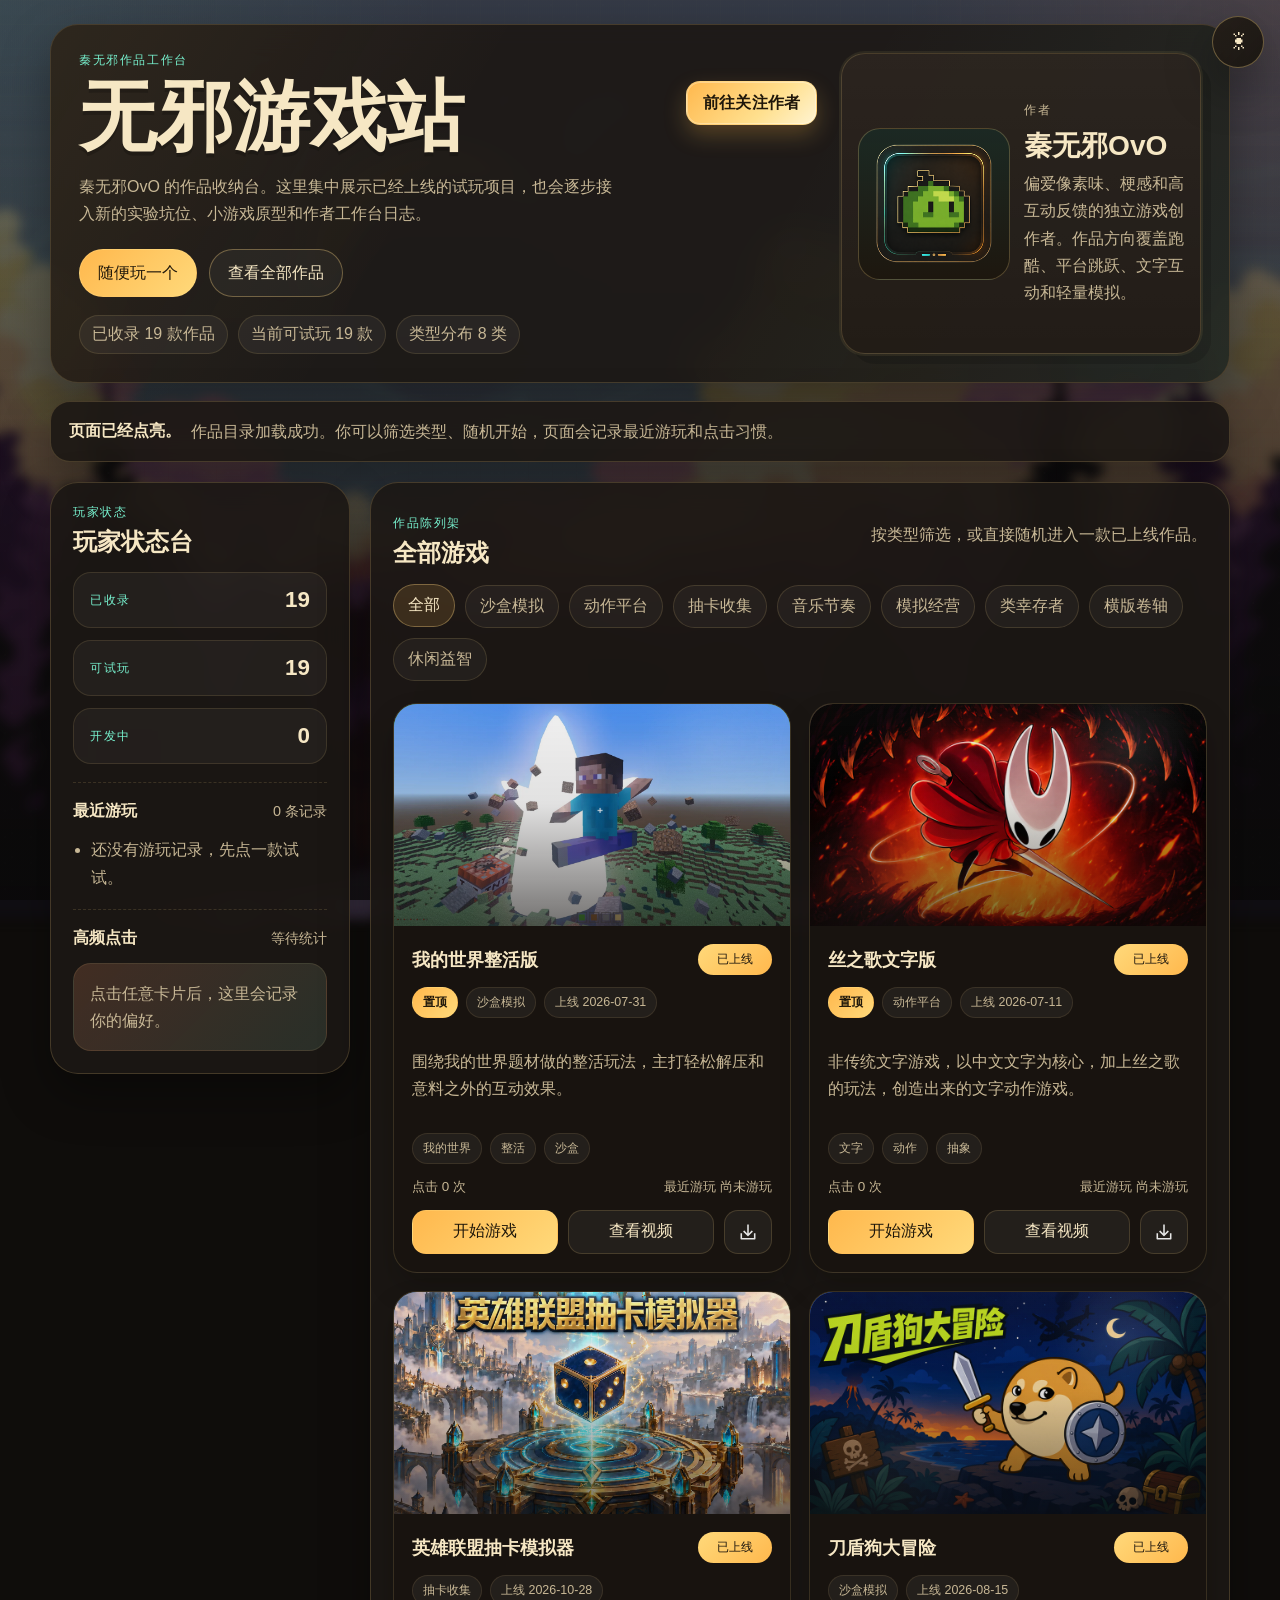
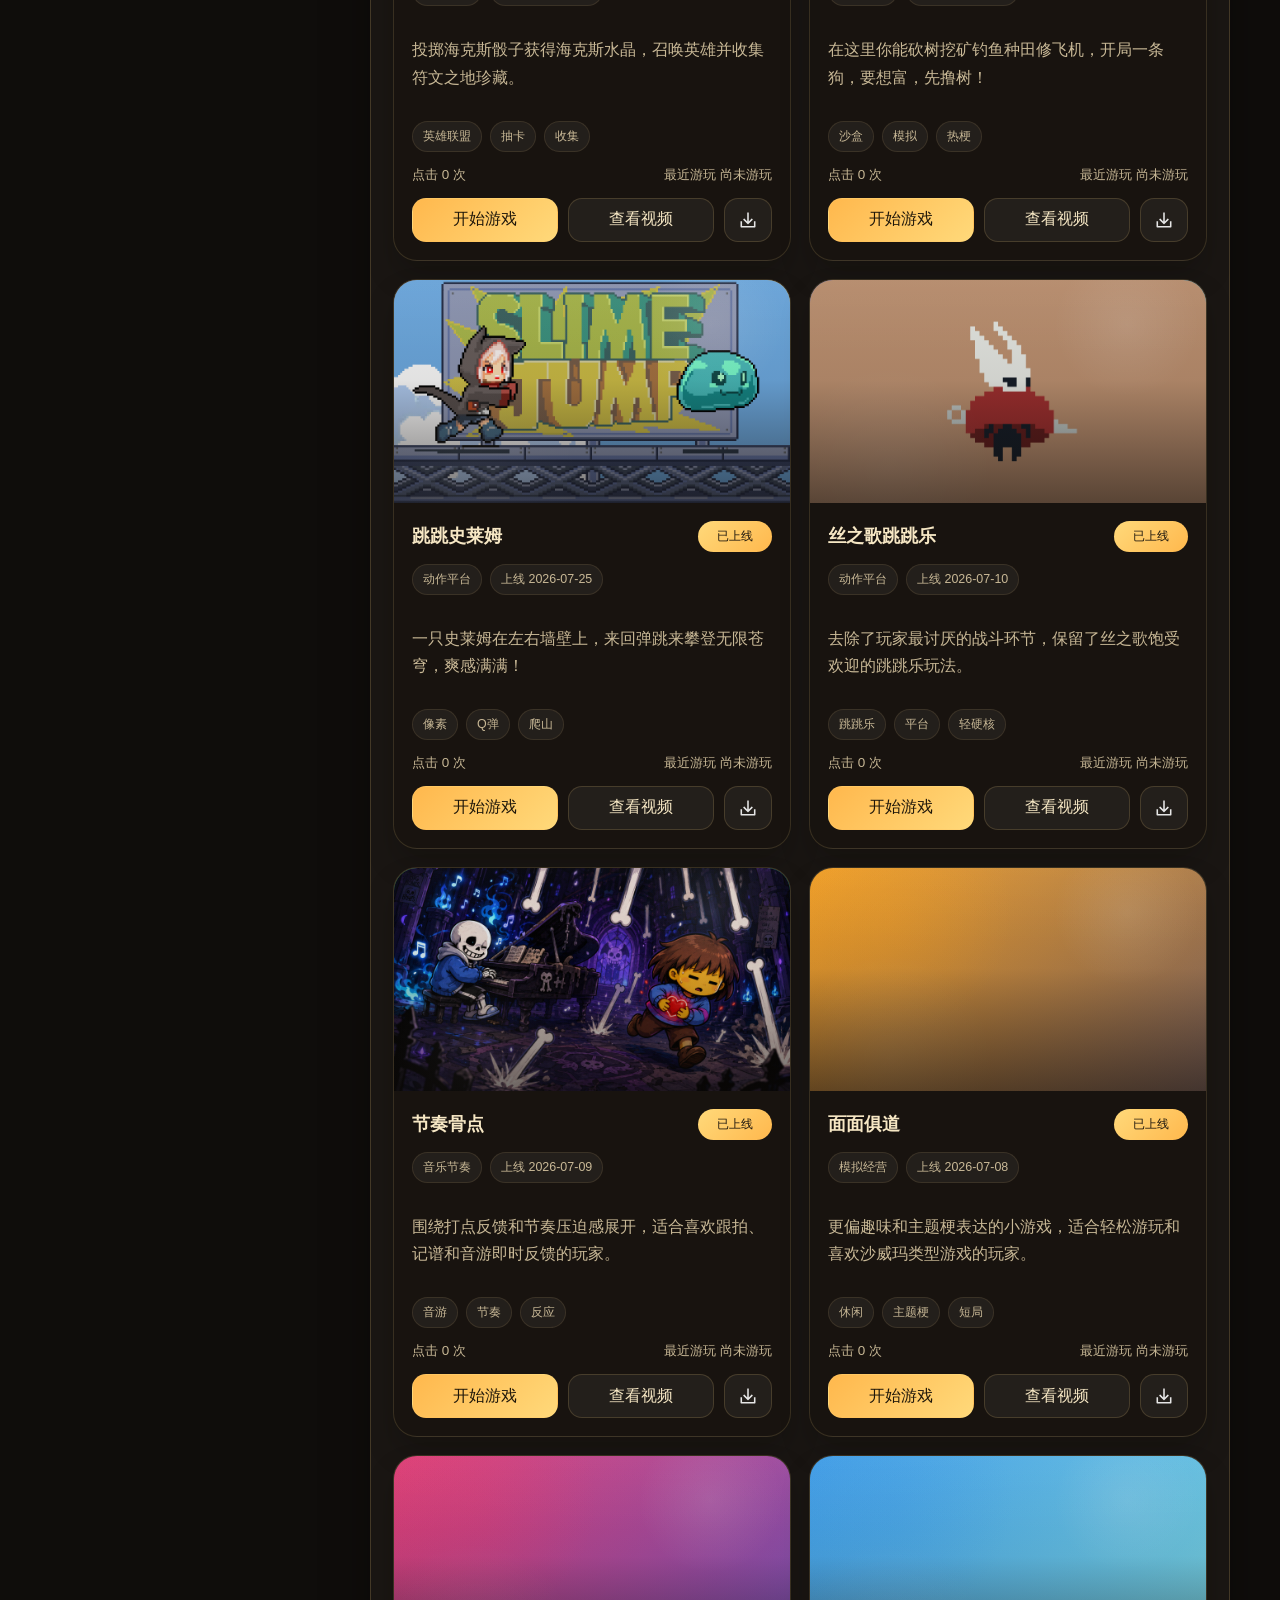
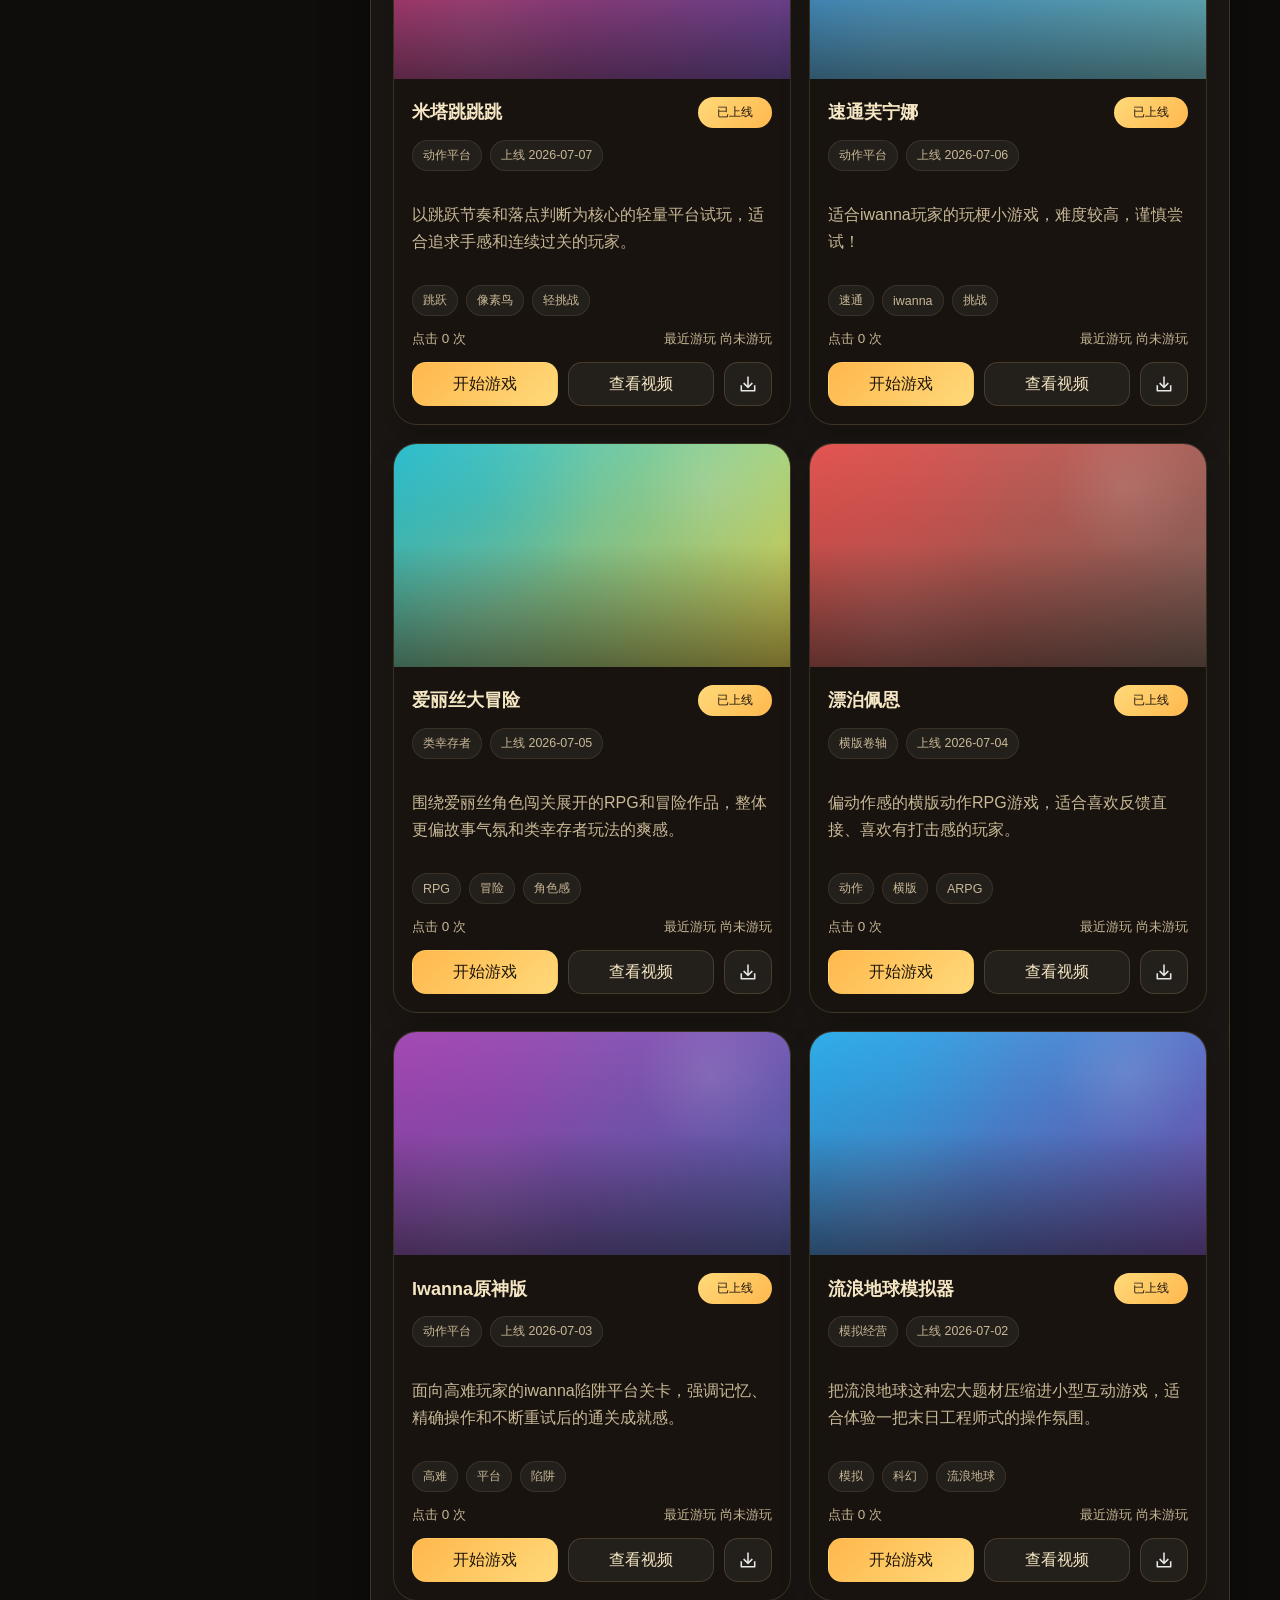
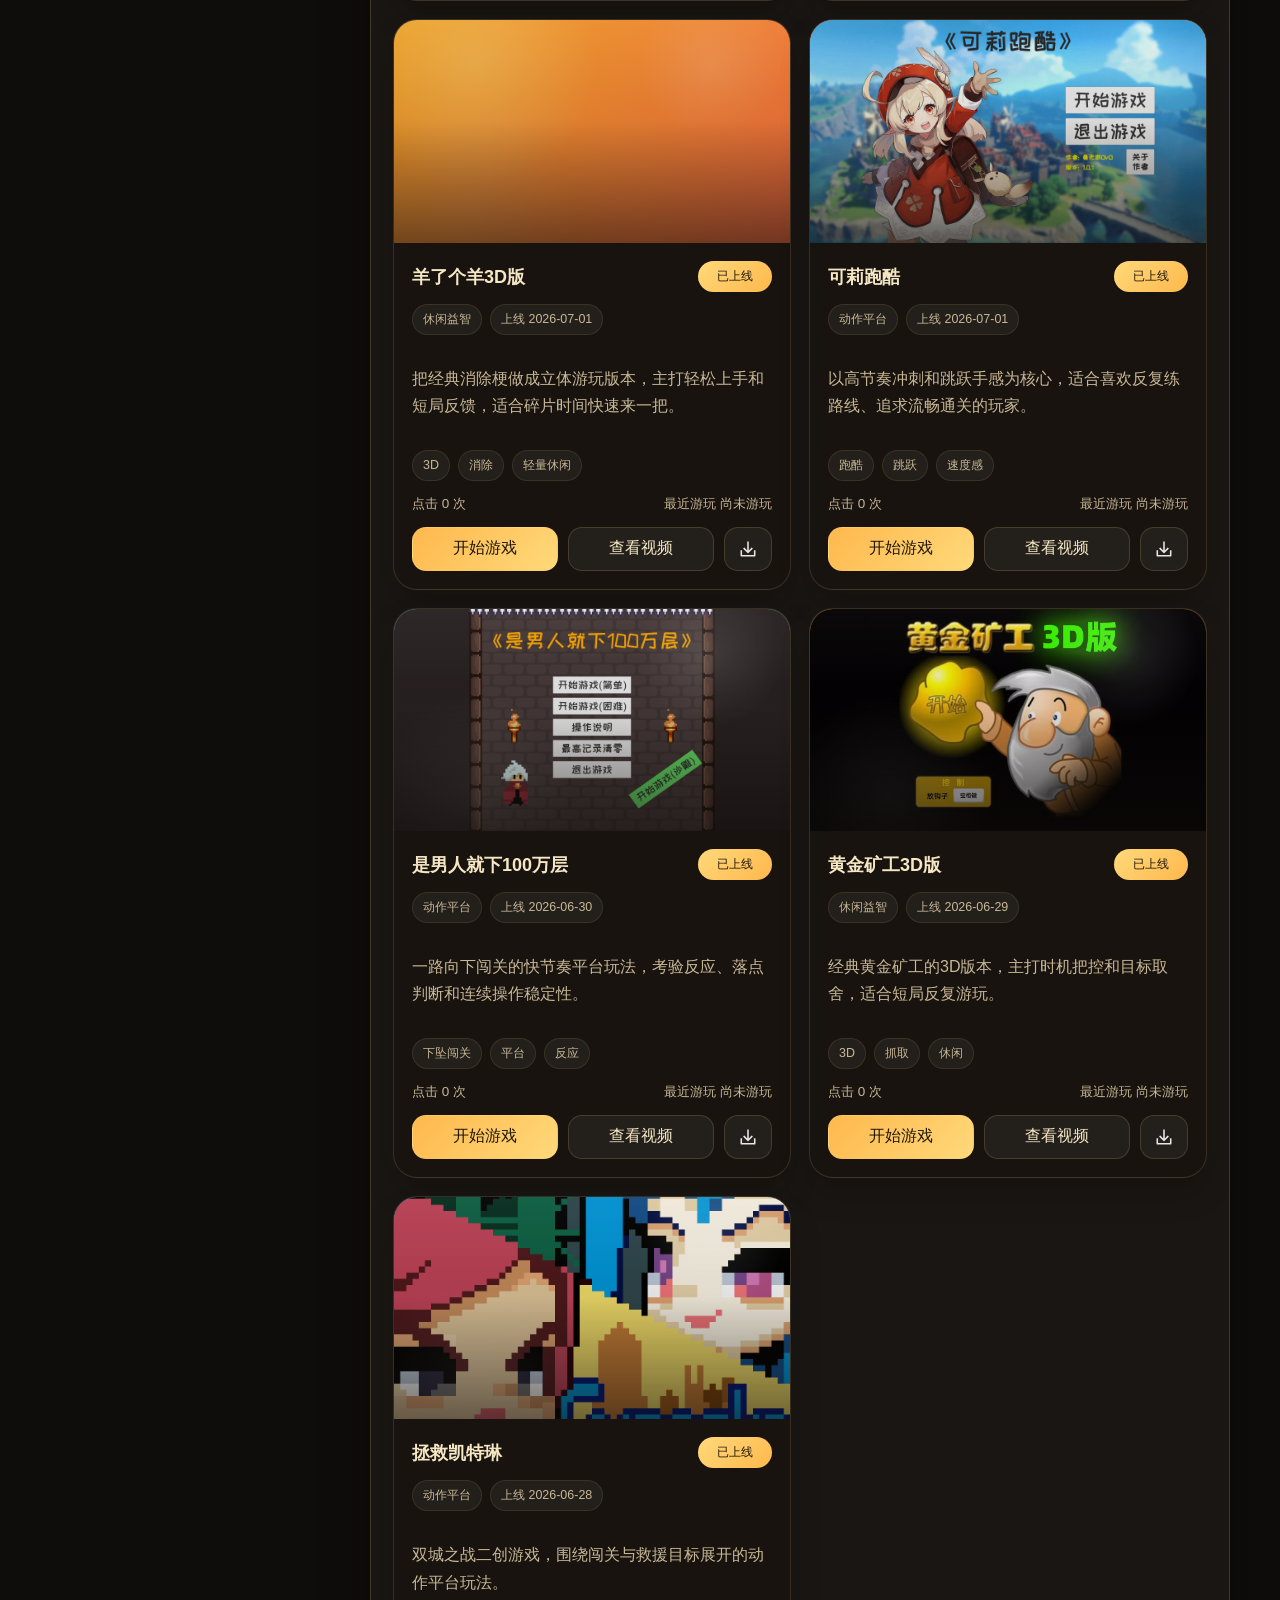
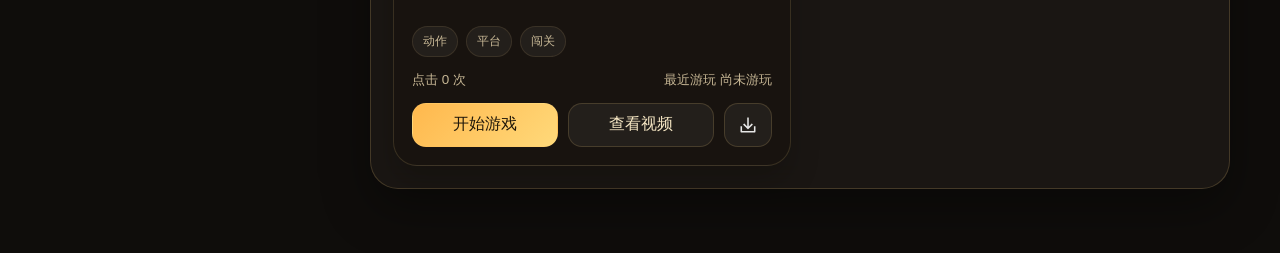
<file: Builds/WuxieGameHub_TOY/index.html>
<!DOCTYPE html>
<html lang="zh-CN">
<head>
  <meta charset="utf-8">
  <meta name="viewport" content="width=device-width, initial-scale=1">
  <meta name="description" content="无邪游戏站：秦无邪OvO 的独立游戏聚合页，集中展示已上线试玩作品。">
  <meta name="theme-color" content="#1b1a17">
  <title>无邪游戏站</title>
  <script>
    (function () {
      var storageKey = "wuxie-game-hub:theme";
      var theme = "dark";

      try {
        var raw = window.localStorage.getItem(storageKey);
        if (raw === "light" || raw === "dark") {
          theme = raw;
        } else if (raw) {
          var parsed = JSON.parse(raw);
          if (parsed === "light" || parsed === "dark") {
            theme = parsed;
          }
        }
      } catch (error) {
        theme = "dark";
      }

      document.documentElement.setAttribute("data-theme", theme);
      var metaThemeColor = document.querySelector('meta[name="theme-color"]');
      if (metaThemeColor) {
        metaThemeColor.setAttribute("content", theme === "light" ? "#efe9dc" : "#1b1a17");
      }
    })();
  </script>
  <link rel="icon" type="image/png" href="./assets/LOGO.png">
  <link rel="stylesheet" href="./css/style.css?v=096e90d">
  <script src="//s1.hdslb.com/bfs/seed/toy/app/sdk/toy-sdk.js" defer></script>
</head>
<body>
  <div class="page-noise" aria-hidden="true"></div>
  <div class="page-grid" aria-hidden="true"></div>
  <button
    class="theme-toggle"
    id="theme-toggle"
    type="button"
    aria-label="切换到亮色主题"
    aria-pressed="false"
    title="切换到亮色主题"
  >
    <span class="theme-toggle__icon" aria-hidden="true">☀</span>
  </button>
  <button
    class="back-top"
    id="back-top"
    type="button"
    aria-label="回到顶部"
    aria-hidden="true"
    title="回到顶部"
  >
    <span class="back-top__icon" aria-hidden="true">↑</span>
  </button>

  <main class="page-shell">
    <header class="hero panel">
      <div class="hero-copy">
        <div class="hero-headline-row">
          <div class="hero-title-group">
            <p class="eyebrow">秦无邪作品工作台</p>
            <h1>无邪游戏站</h1>
          </div>
          <button
            class="follow-up-button"
            type="button"
            data-action="open-space"
            data-space-mid="335835274"
            aria-label="关注秦无邪OvO并打开B站主页"
          >
            前往关注作者
          </button>
        </div>
        <p class="hero-lead">
          秦无邪OvO 的作品收纳台。这里集中展示已经上线的试玩项目，也会逐步接入新的实验坑位、小游戏原型和作者工作台日志。
        </p>
        <div class="hero-actions">
          <button class="action-button action-button--primary" type="button" id="random-play-button">
            随便玩一个
          </button>
          <button class="action-button action-button--ghost" type="button" data-scroll-target="games-section">
            查看全部作品
          </button>
        </div>
        <div class="hero-inline-stats" id="hero-inline-stats" aria-live="polite">
          <span>加载作品目录中...</span>
        </div>
      </div>

      <aside class="author-card">
        <button
          class="author-avatar-link"
          type="button"
          data-action="open-space"
          data-space-mid="335835274"
          aria-label="打开秦无邪OvO的B站主页"
        >
          <div class="author-avatar-frame">
            <img src="./assets/LOGO.png" alt="秦无邪OvO 头像" class="author-avatar">
          </div>
        </button>
        <div class="author-meta">
          <p class="author-label">作者</p>
          <h2>
            <button
              class="author-name-link"
              type="button"
              data-action="open-space"
              data-space-mid="335835274"
              aria-label="打开秦无邪OvO的B站主页"
            >
              秦无邪OvO
            </button>
          </h2>
          <p>
            偏爱像素味、梗感和高互动反馈的独立游戏创作者。作品方向覆盖跑酷、平台跳跃、文字互动和轻量模拟。
          </p>
        </div>
      </aside>
    </header>

    <section class="load-fallback panel" id="load-fallback" aria-live="polite">
      <strong>页面已经点亮。</strong>
      <span>如果游戏目录加载失败，这里会保留基础信息，不会出现白屏。你可以刷新页面，或稍后再试。</span>
    </section>

    <div class="layout-grid">
      <aside class="status-panel panel" id="player-status">
        <div class="panel-heading">
          <p class="panel-kicker">玩家状态</p>
          <h2>玩家状态台</h2>
        </div>
        <div class="status-counters" id="status-counters">
          <article class="status-chip">
            <span class="status-chip__label">已收录</span>
            <strong>0</strong>
          </article>
          <article class="status-chip">
            <span class="status-chip__label">可试玩</span>
            <strong>0</strong>
          </article>
          <article class="status-chip">
            <span class="status-chip__label">开发中</span>
            <strong>0</strong>
          </article>
        </div>

        <section class="status-block">
          <div class="status-block__head">
            <h3>最近游玩</h3>
            <span id="recent-play-count">0 条记录</span>
          </div>
          <ul class="status-list" id="recent-play-list">
            <li>还没有游玩记录，先点一款试试。</li>
          </ul>
        </section>

        <section class="status-block">
          <div class="status-block__head">
            <h3>高频点击</h3>
            <span id="top-click-summary">等待统计</span>
          </div>
          <div class="status-highlight" id="top-click-highlight">
            点击任意卡片后，这里会记录你的偏好。
          </div>
        </section>
      </aside>

      <section class="games-panel panel" id="games-section">
        <div class="panel-heading panel-heading--space">
          <div>
            <p class="panel-kicker">作品陈列架</p>
            <h2>全部游戏</h2>
          </div>
          <p class="panel-note">按类型筛选，或直接随机进入一款已上线作品。</p>
        </div>

        <div class="filter-row" id="filter-row" aria-label="游戏类型筛选">
          <button class="filter-chip is-active" type="button" data-filter="all">全部</button>
        </div>

        <div class="games-grid" id="games-grid" aria-live="polite">
          <article class="game-card game-card--placeholder">
            <div class="game-card__cover cover-shell">
              <span class="cover-shell__label">加载中</span>
            </div>
            <div class="game-card__body">
              <h3>正在读取游戏仓库...</h3>
              <p>如果脚本未加载成功，页面会显示友好的错误提示，而不是空白页。</p>
            </div>
          </article>
        </div>

        <section class="empty-state" id="empty-state" hidden>
          <div class="empty-state__badge">暂无内容</div>
          <h3>这个分类暂时没有可展示的游戏</h3>
          <p>可以切回“全部”，或者之后再来看看新的项目是否已经接入。</p>
        </section>
      </section>
    </div>
  </main>

  <noscript>
    <section class="noscript-banner">
      页面脚本未启用。你仍然可以看到基础介绍，但游戏目录与筛选功能需要启用 JavaScript。
    </section>
  </noscript>

  <pre id="runtime-diagnostics" hidden aria-hidden="true"></pre>

  <script>
    (function () {
      var runtime = {
        ready: false,
        errors: [],
        resourceErrors: [],
        selfTest: null,
        lastUpdated: null
      };

      function syncDiagnostics() {
        runtime.lastUpdated = new Date().toISOString();
        var node = document.getElementById("runtime-diagnostics");
        if (node) {
          node.textContent = JSON.stringify(runtime);
        }
      }

      window.__WUXIE_RUNTIME__ = runtime;
      window.__WUXIE_SYNC_DIAGNOSTICS__ = syncDiagnostics;

      window.addEventListener(
        "error",
        function (event) {
          if (event.target && event.target !== window) {
            runtime.resourceErrors.push({
              tag: event.target.tagName || "UNKNOWN",
              source: event.target.currentSrc || event.target.src || event.target.href || ""
            });
          } else {
            runtime.errors.push({
              message: event.message || "Unknown runtime error",
              source: event.filename || "",
              lineno: event.lineno || 0,
              colno: event.colno || 0
            });
          }

          syncDiagnostics();
        },
        true
      );

      window.addEventListener("unhandledrejection", function (event) {
        runtime.errors.push({
          message: event.reason && event.reason.message ? event.reason.message : String(event.reason || "Unhandled rejection")
        });
        syncDiagnostics();
      });

      document.addEventListener("DOMContentLoaded", syncDiagnostics);
    })();
  </script>

  <script src="./js/games.js?v=096e90d" defer></script>
  <script src="./js/app.js?v=096e90d" defer></script>
</body>
</html>
</file>
<file: Builds/WuxieGameHub_TOY/css/style.css>
:root {
  color-scheme: dark;
  --bg: #14110f;
  --bg-soft: #1c1814;
  --panel: rgba(28, 24, 20, 0.9);
  --panel-strong: rgba(35, 29, 23, 0.96);
  --line: rgba(255, 216, 133, 0.18);
  --line-strong: rgba(255, 216, 133, 0.34);
  --text: #f6e7c4;
  --text-dim: #c8b896;
  --accent: #ffb84d;
  --accent-strong: #ff7f50;
  --accent-cool: #78f2cf;
  --shadow: 0 20px 48px rgba(0, 0, 0, 0.34);
  --radius-lg: 28px;
  --radius-md: 20px;
  --radius-sm: 14px;
  --pixel-shadow: 0 0 0 2px rgba(255, 216, 133, 0.07), 10px 10px 0 rgba(0, 0, 0, 0.14);
  --content-width: 1180px;
  --body-bg: #0f0d0b;
  --wallpaper-tint: rgba(15, 13, 11, 0.12);
  --wallpaper-filter: blur(6px) saturate(0.94) brightness(0.72);
  --body-overlay:
    radial-gradient(circle at top left, rgba(120, 242, 207, 0.08), transparent 28%),
    radial-gradient(circle at top right, rgba(255, 127, 80, 0.1), transparent 24%),
    linear-gradient(180deg, rgba(12, 11, 10, 0.36) 0%, rgba(12, 11, 10, 0.52) 46%, rgba(10, 9, 8, 0.72) 100%);
  --noise-opacity: 0.08;
  --noise-dot-1: rgba(255, 255, 255, 0.12);
  --noise-dot-2: rgba(255, 255, 255, 0.08);
  --noise-dot-3: rgba(255, 255, 255, 0.1);
  --grid-opacity: 0.24;
  --grid-line: rgba(255, 216, 133, 0.05);
  --hero-title-shadow: 0 4px 0 rgba(0, 0, 0, 0.18);
  --surface-soft: rgba(255, 255, 255, 0.04);
  --surface-soft-strong: rgba(255, 255, 255, 0.05);
  --surface-top-gloss: rgba(255, 255, 255, 0.04);
  --author-card-border: rgba(255, 216, 133, 0.18);
  --author-frame-border: rgba(255, 216, 133, 0.24);
  --author-frame-base: #0f0d0b;
  --hover-shadow: 0 10px 24px rgba(0, 0, 0, 0.18);
  --status-chip-bg: rgba(255, 255, 255, 0.04);
  --status-chip-border: rgba(255, 216, 133, 0.12);
  --status-divider: rgba(255, 216, 133, 0.14);
  --status-highlight-a: rgba(255, 127, 80, 0.14);
  --status-highlight-b: rgba(120, 242, 207, 0.08);
  --status-highlight-base: rgba(255, 255, 255, 0.04);
  --status-highlight-border: rgba(255, 216, 133, 0.1);
  --filter-bg: rgba(255, 255, 255, 0.04);
  --filter-border: rgba(255, 216, 133, 0.14);
  --filter-hover-bg: rgba(255, 184, 77, 0.14);
  --filter-hover-border: rgba(255, 216, 133, 0.34);
  --card-border: rgba(255, 216, 133, 0.14);
  --card-bg: rgba(24, 20, 16, 0.92);
  --card-shadow: 0 16px 30px rgba(0, 0, 0, 0.18);
  --card-hover-shadow: 0 22px 36px rgba(0, 0, 0, 0.24);
  --cover-shell-border: rgba(255, 216, 133, 0.12);
  --cover-shell-base: #1d1914;
  --meta-bg: rgba(255, 255, 255, 0.05);
  --meta-border: rgba(255, 216, 133, 0.1);
  --button-bg: rgba(255, 255, 255, 0.05);
  --button-border: rgba(255, 216, 133, 0.16);
  --button-hover-bg: rgba(255, 184, 77, 0.14);
  --button-hover-border: rgba(255, 216, 133, 0.28);
  --empty-bg: rgba(255, 255, 255, 0.03);
  --empty-border: rgba(255, 216, 133, 0.2);
  --noscript-bg: #2b2017;
  --noscript-border: rgba(255, 216, 133, 0.2);
  --toast-bg: rgba(22, 18, 14, 0.96);
  --toast-border: rgba(255, 216, 133, 0.26);
  --focus-outline: var(--accent-cool);
  --name-hover: #ffd97a;
  --name-hover-shadow: 0 2px 12px rgba(255, 184, 77, 0.22);
  --download-icon-url: url("../assets/下载-暗色主题.svg");
}

:root[data-theme="light"] {
  color-scheme: light;
  --bg: #f4ecdd;
  --bg-soft: #faf5ea;
  --panel: rgba(255, 250, 242, 0.88);
  --panel-strong: rgba(255, 252, 246, 0.96);
  --line: rgba(123, 96, 57, 0.2);
  --line-strong: rgba(123, 96, 57, 0.34);
  --text: #302315;
  --text-dim: #6e5838;
  --accent: #db8a20;
  --accent-strong: #c06836;
  --accent-cool: #1f8b76;
  --shadow: 0 14px 30px rgba(97, 74, 39, 0.16);
  --pixel-shadow: 0 0 0 2px rgba(186, 142, 74, 0.11), 10px 10px 0 rgba(114, 88, 47, 0.08);
  --body-bg: #efe9dc;
  --wallpaper-tint: rgba(248, 243, 233, 0.42);
  --wallpaper-filter: blur(6px) saturate(1.04) brightness(1.1);
  --body-overlay:
    radial-gradient(circle at top left, rgba(31, 139, 118, 0.14), transparent 34%),
    radial-gradient(circle at top right, rgba(219, 138, 32, 0.12), transparent 28%),
    linear-gradient(180deg, rgba(255, 252, 246, 0.74) 0%, rgba(248, 242, 230, 0.8) 48%, rgba(239, 233, 220, 0.9) 100%);
  --noise-opacity: 0.06;
  --noise-dot-1: rgba(69, 50, 24, 0.08);
  --noise-dot-2: rgba(69, 50, 24, 0.06);
  --noise-dot-3: rgba(69, 50, 24, 0.07);
  --grid-opacity: 0.2;
  --grid-line: rgba(123, 96, 57, 0.12);
  --hero-title-shadow: 0 2px 0 rgba(255, 255, 255, 0.66);
  --surface-soft: rgba(119, 92, 54, 0.07);
  --surface-soft-strong: rgba(119, 92, 54, 0.09);
  --surface-top-gloss: rgba(255, 255, 255, 0.62);
  --author-card-border: rgba(123, 96, 57, 0.22);
  --author-frame-border: rgba(123, 96, 57, 0.28);
  --author-frame-base: #f4ecdd;
  --hover-shadow: 0 10px 24px rgba(97, 74, 39, 0.18);
  --status-chip-bg: rgba(255, 255, 255, 0.72);
  --status-chip-border: rgba(123, 96, 57, 0.2);
  --status-divider: rgba(123, 96, 57, 0.24);
  --status-highlight-a: rgba(219, 138, 32, 0.2);
  --status-highlight-b: rgba(31, 139, 118, 0.12);
  --status-highlight-base: rgba(255, 255, 255, 0.75);
  --status-highlight-border: rgba(123, 96, 57, 0.22);
  --filter-bg: rgba(255, 255, 255, 0.76);
  --filter-border: rgba(123, 96, 57, 0.2);
  --filter-hover-bg: rgba(219, 138, 32, 0.18);
  --filter-hover-border: rgba(123, 96, 57, 0.36);
  --card-border: rgba(123, 96, 57, 0.22);
  --card-bg: rgba(255, 251, 244, 0.93);
  --card-shadow: 0 12px 26px rgba(97, 74, 39, 0.14);
  --card-hover-shadow: 0 16px 32px rgba(97, 74, 39, 0.2);
  --cover-shell-border: rgba(123, 96, 57, 0.22);
  --cover-shell-base: #f2e6d3;
  --meta-bg: rgba(119, 92, 54, 0.1);
  --meta-border: rgba(123, 96, 57, 0.2);
  --button-bg: rgba(119, 92, 54, 0.1);
  --button-border: rgba(123, 96, 57, 0.28);
  --button-hover-bg: rgba(219, 138, 32, 0.2);
  --button-hover-border: rgba(123, 96, 57, 0.4);
  --empty-bg: rgba(255, 255, 255, 0.72);
  --empty-border: rgba(123, 96, 57, 0.3);
  --noscript-bg: #f2e3c6;
  --noscript-border: rgba(123, 96, 57, 0.28);
  --toast-bg: rgba(255, 251, 243, 0.96);
  --toast-border: rgba(123, 96, 57, 0.3);
  --focus-outline: #1f8b76;
  --name-hover: #b8681d;
  --name-hover-shadow: 0 2px 10px rgba(219, 138, 32, 0.22);
  --download-icon-url: url("../assets/下载-亮色主题.svg");
}

* {
  box-sizing: border-box;
}

html {
  scroll-behavior: smooth;
}

body {
  margin: 0;
  min-height: 100vh;
  position: relative;
  overflow-x: hidden;
  font-family: "Trebuchet MS", "Segoe UI", "Microsoft YaHei UI", sans-serif;
  color: var(--text);
  background: var(--body-bg);
}

body::before,
body::after {
  content: "";
  position: fixed;
  inset: 0;
  pointer-events: none;
}

body::before {
  z-index: -2;
  inset: -12px;
  background:
    linear-gradient(var(--wallpaper-tint), var(--wallpaper-tint)),
    url("../assets/WallPaper.jpg") center / cover no-repeat;
  filter: var(--wallpaper-filter);
  transform: scale(1.015);
}

body::after {
  z-index: -1;
  background: var(--body-overlay);
}

button,
input,
textarea,
select {
  font: inherit;
}

button {
  cursor: pointer;
}

img {
  display: block;
  max-width: 100%;
}

.page-noise,
.page-grid {
  position: fixed;
  inset: 0;
  pointer-events: none;
}

.page-noise {
  opacity: var(--noise-opacity);
  background-image:
    radial-gradient(circle at 20% 20%, var(--noise-dot-1) 0 1px, transparent 1px),
    radial-gradient(circle at 80% 10%, var(--noise-dot-2) 0 1px, transparent 1px),
    radial-gradient(circle at 50% 70%, var(--noise-dot-3) 0 1px, transparent 1px);
  background-size: 26px 26px, 30px 30px, 24px 24px;
}

.page-grid {
  opacity: var(--grid-opacity);
  background-image:
    linear-gradient(var(--grid-line) 1px, transparent 1px),
    linear-gradient(90deg, var(--grid-line) 1px, transparent 1px);
  background-size: 24px 24px;
  mask-image: linear-gradient(180deg, rgba(0, 0, 0, 0.9), transparent 88%);
}

.page-shell {
  position: relative;
  z-index: 1;
  width: min(calc(100% - 32px), var(--content-width));
  margin: 0 auto;
  padding: 24px 0 64px;
}

.theme-toggle {
  position: fixed;
  top: calc(16px + env(safe-area-inset-top, 0px));
  right: calc(16px + env(safe-area-inset-right, 0px));
  z-index: 40;
  width: 52px;
  height: 52px;
  border-radius: 999px;
  border: 1px solid var(--line-strong);
  background:
    linear-gradient(135deg, var(--panel-strong), var(--bg-soft));
  color: var(--text);
  box-shadow: var(--shadow);
  display: grid;
  place-items: center;
  backdrop-filter: blur(10px);
  transition: transform 180ms ease, border-color 180ms ease, box-shadow 180ms ease;
}

.theme-toggle:hover,
.theme-toggle:focus-visible {
  transform: translateY(-2px);
  border-color: var(--filter-hover-border);
  box-shadow: var(--hover-shadow);
}

.theme-toggle:focus-visible {
  outline: 2px solid var(--focus-outline);
  outline-offset: 2px;
}

.theme-toggle__icon {
  font-size: 24px;
  line-height: 1;
  transform-origin: center;
  transition: transform 180ms ease;
}

.theme-toggle[aria-pressed="true"] .theme-toggle__icon {
  transform: rotate(-18deg);
}

.back-top {
  position: fixed;
  right: calc(16px + env(safe-area-inset-right, 0px));
  bottom: calc(18px + env(safe-area-inset-bottom, 0px));
  z-index: 35;
  width: 52px;
  height: 52px;
  border-radius: 16px;
  border: 1px solid var(--line-strong);
  background:
    linear-gradient(135deg, var(--panel-strong), var(--bg-soft));
  color: var(--text);
  box-shadow: var(--shadow);
  display: grid;
  place-items: center;
  backdrop-filter: blur(10px);
  opacity: 0;
  pointer-events: none;
  transform: translateY(8px);
  transition: transform 180ms ease, opacity 180ms ease, border-color 180ms ease, box-shadow 180ms ease;
}

.back-top.is-visible {
  opacity: 1;
  pointer-events: auto;
  transform: translateY(0);
}

.back-top:hover,
.back-top:focus-visible {
  border-color: var(--filter-hover-border);
  box-shadow: var(--hover-shadow);
}

.back-top:focus-visible {
  outline: 2px solid var(--focus-outline);
  outline-offset: 2px;
}

.back-top__icon {
  font-size: 24px;
  line-height: 1;
}

.panel {
  background: var(--panel);
  border: 1px solid var(--line);
  border-radius: var(--radius-lg);
  box-shadow: var(--shadow);
  backdrop-filter: blur(14px);
}

.hero {
  display: grid;
  grid-template-columns: 1.4fr minmax(260px, 360px);
  gap: 24px;
  padding: 28px;
  overflow: hidden;
  position: relative;
}

.hero::before {
  content: "";
  position: absolute;
  inset: 0;
  background:
    linear-gradient(120deg, rgba(255, 184, 77, 0.07), transparent 34%),
    linear-gradient(300deg, rgba(120, 242, 207, 0.07), transparent 40%);
  pointer-events: none;
}

.hero-copy,
.author-card {
  position: relative;
  z-index: 1;
}

.eyebrow,
.panel-kicker,
.author-label,
.status-chip__label,
.empty-state__badge {
  margin: 0;
  text-transform: uppercase;
  letter-spacing: 0.14em;
  font-size: 0.72rem;
  color: var(--accent-cool);
}

.hero h1,
.panel-heading h2 {
  margin: 10px 0 0;
  line-height: 1;
}

.hero h1 {
  font-size: clamp(2.6rem, 6vw, 4.8rem);
  text-shadow: var(--hero-title-shadow);
}

.hero-lead,
.author-meta p,
.panel-note,
.load-fallback span,
.game-card__body p,
.status-highlight,
.empty-state p {
  color: var(--text-dim);
  line-height: 1.7;
}

.hero-lead {
  margin: 18px 0 0;
  max-width: 60ch;
}

.hero-headline-row {
  display: flex;
  justify-content: space-between;
  align-items: flex-start;
  gap: 14px;
}

.hero-title-group {
  min-width: 0;
}

.follow-up-button {
  flex: 0 0 auto;
  margin-top: clamp(18px, 2.2vw, 48px);
  min-height: 44px;
  padding: 10px 16px;
  border-radius: 14px;
  border: 1px solid rgba(255, 216, 133, 0.58);
  color: #1f170a;
  font-weight: 700;
  letter-spacing: 0.01em;
  white-space: nowrap;
  background: linear-gradient(135deg, var(--accent), #ffe08f 62%, #fff4d2 100%);
  box-shadow:
    0 10px 22px rgba(255, 184, 77, 0.25),
    inset 0 0 0 1px rgba(255, 255, 255, 0.3);
  transition: transform 180ms ease, box-shadow 180ms ease, border-color 180ms ease, filter 180ms ease;
}

.follow-up-button:hover,
.follow-up-button:focus-visible {
  transform: translateY(-2px);
  border-color: var(--filter-hover-border);
  box-shadow:
    0 14px 26px rgba(255, 184, 77, 0.32),
    inset 0 0 0 1px rgba(255, 255, 255, 0.36);
  filter: saturate(1.03);
}

.hero-actions {
  display: flex;
  flex-wrap: wrap;
  gap: 12px;
  margin-top: 22px;
}

.action-button {
  border: 1px solid var(--line-strong);
  border-radius: 999px;
  padding: 12px 18px;
  min-height: 48px;
  transition: transform 180ms ease, border-color 180ms ease, background 180ms ease, box-shadow 180ms ease;
}

.action-button:hover,
.action-button:focus-visible {
  transform: translateY(-2px);
  border-color: var(--filter-hover-border);
  box-shadow: var(--hover-shadow);
}

.action-button:focus-visible,
.filter-chip:focus-visible,
.card-button:focus-visible,
.follow-up-button:focus-visible {
  outline: 2px solid var(--focus-outline);
  outline-offset: 2px;
}

.action-button--primary {
  color: #1f170a;
  background: linear-gradient(135deg, var(--accent) 0%, #ffd97a 100%);
}

.action-button--ghost {
  color: var(--text);
  background: var(--surface-soft);
}

.hero-inline-stats {
  display: flex;
  flex-wrap: wrap;
  gap: 10px;
  margin-top: 18px;
}

.hero-inline-stats span {
  padding: 8px 12px;
  border-radius: 999px;
  background: var(--surface-soft-strong);
  border: 1px solid var(--status-chip-border);
  color: var(--text-dim);
}

.author-card {
  padding: 16px;
  border-radius: 24px;
  background:
    linear-gradient(180deg, var(--surface-top-gloss), transparent),
    var(--panel-strong);
  border: 1px solid var(--author-card-border);
  box-shadow: var(--pixel-shadow);
  display: grid;
  grid-template-columns: 152px minmax(0, 1fr);
  gap: 14px;
  align-items: center;
}

.author-avatar-frame {
  border-radius: 22px;
  border: 1px solid var(--author-frame-border);
  padding: 10px;
  background:
    linear-gradient(180deg, rgba(120, 242, 207, 0.12), rgba(255, 184, 77, 0.06)),
    var(--author-frame-base);
  transition: transform 180ms ease, border-color 180ms ease, box-shadow 180ms ease;
}

.author-avatar {
  width: 100%;
  border-radius: 18px;
  animation: floaty 5.4s ease-in-out infinite;
}

.author-avatar-link {
  display: block;
  width: 100%;
  padding: 0;
  border: 0;
  background: transparent;
  color: inherit;
  text-decoration: none;
  cursor: pointer;
}

.author-avatar-link:hover .author-avatar-frame,
.author-avatar-link:focus-visible .author-avatar-frame {
  transform: translateY(-2px);
  border-color: var(--filter-hover-border);
  box-shadow: var(--hover-shadow);
}

.author-meta {
  min-width: 0;
  display: grid;
  gap: 10px;
}

.author-meta h2,
.author-meta p {
  margin: 0;
}

.author-meta h2 {
  line-height: 1.05;
  font-size: clamp(1.45rem, 2.2vw, 1.95rem);
  white-space: nowrap;
}

.author-name-link {
  padding: 0;
  border: 0;
  background: transparent;
  font: inherit;
  text-align: left;
  color: inherit;
  text-decoration: none;
  transition: color 160ms ease, text-shadow 160ms ease;
  cursor: pointer;
}

.author-name-link:hover,
.author-name-link:focus-visible {
  color: var(--name-hover);
  text-shadow: var(--name-hover-shadow);
}

.load-fallback {
  margin-top: 18px;
  padding: 16px 18px;
  display: flex;
  gap: 10px;
  flex-wrap: wrap;
  align-items: center;
  border-radius: 20px;
}

.layout-grid {
  display: grid;
  grid-template-columns: minmax(260px, 300px) minmax(0, 1fr);
  gap: 20px;
  margin-top: 20px;
  align-items: start;
}

.status-panel,
.games-panel {
  padding: 22px;
}

.status-panel {
  position: sticky;
  top: 18px;
}

.panel-heading--space {
  display: flex;
  justify-content: space-between;
  gap: 16px;
  align-items: end;
}

.status-counters {
  display: grid;
  gap: 12px;
  margin-top: 18px;
}

.status-chip {
  display: flex;
  align-items: center;
  justify-content: space-between;
  gap: 14px;
  padding: 14px 16px;
  border-radius: 18px;
  background: var(--status-chip-bg);
  border: 1px solid var(--status-chip-border);
}

.status-chip strong {
  font-size: 1.4rem;
}

.status-block {
  margin-top: 18px;
  padding-top: 18px;
  border-top: 1px dashed var(--status-divider);
}

.status-block__head {
  display: flex;
  justify-content: space-between;
  gap: 12px;
  align-items: baseline;
}

.status-block h3 {
  margin: 0;
  font-size: 1rem;
}

.status-block__head span {
  color: var(--text-dim);
  font-size: 0.9rem;
}

.status-list {
  margin: 14px 0 0;
  padding-left: 18px;
  color: var(--text-dim);
  line-height: 1.7;
}

.status-highlight {
  margin-top: 14px;
  padding: 16px;
  border-radius: 18px;
  background:
    linear-gradient(135deg, var(--status-highlight-a), var(--status-highlight-b)),
    var(--status-highlight-base);
  border: 1px solid var(--status-highlight-border);
}

.filter-row {
  display: flex;
  flex-wrap: wrap;
  gap: 10px;
  margin-top: 20px;
}

.filter-chip {
  min-height: 40px;
  padding: 10px 14px;
  border-radius: 999px;
  border: 1px solid var(--filter-border);
  color: var(--text-dim);
  background: var(--filter-bg);
  transition: transform 160ms ease, color 160ms ease, background 160ms ease, border-color 160ms ease;
}

.filter-chip:hover,
.filter-chip.is-active {
  transform: translateY(-1px);
  color: var(--text);
  background: var(--filter-hover-bg);
  border-color: var(--filter-hover-border);
}

.games-grid {
  display: grid;
  grid-template-columns: repeat(2, minmax(0, 1fr));
  gap: 18px;
  margin-top: 22px;
}

.game-card {
  position: relative;
  overflow: hidden;
  display: grid;
  min-height: 100%;
  border-radius: 24px;
  border: 1px solid var(--card-border);
  background:
    linear-gradient(180deg, rgba(255, 255, 255, 0.03), transparent 30%),
    var(--card-bg);
  box-shadow: var(--card-shadow);
  transition: transform 180ms ease, box-shadow 180ms ease, border-color 180ms ease;
}

.game-card:hover {
  transform: translateY(-4px);
  border-color: var(--filter-hover-border);
  box-shadow: var(--card-hover-shadow);
}

.game-card--placeholder {
  opacity: 0.86;
}

.game-card__cover {
  aspect-ratio: 16 / 9;
  padding: 18px;
  display: flex;
  align-items: flex-end;
  position: relative;
  isolation: isolate;
  overflow: hidden;
}

.game-card__cover.has-image {
  padding: 0;
}

.game-card__cover::before,
.game-card__cover::after {
  content: "";
  position: absolute;
  inset: 0;
  pointer-events: none;
  z-index: 1;
}

.game-card__cover::before {
  background: linear-gradient(180deg, rgba(255, 255, 255, 0.1), transparent 35%);
  opacity: 0.35;
}

.game-card__cover::after {
  background:
    radial-gradient(circle at 80% 20%, rgba(255, 255, 255, 0.16), transparent 20%),
    radial-gradient(circle at 20% 85%, rgba(255, 255, 255, 0.1), transparent 28%);
}

.game-card__cover.has-image::after {
  background:
    linear-gradient(180deg, rgba(14, 11, 9, 0.06), rgba(14, 11, 9, 0.12) 45%, rgba(14, 11, 9, 0.58) 100%),
    radial-gradient(circle at 80% 20%, rgba(255, 255, 255, 0.12), transparent 20%),
    radial-gradient(circle at 20% 85%, rgba(255, 255, 255, 0.08), transparent 28%);
}

.game-card__cover > * {
  position: relative;
  z-index: 2;
}

.game-card__cover-image {
  position: absolute;
  inset: 0;
  width: 100%;
  height: 100%;
  object-fit: cover;
  z-index: 0;
}

.game-card__cover-fallback {
  max-width: 68%;
  font-size: clamp(1.8rem, 5vw, 2.8rem);
  line-height: 1.05;
  font-weight: 700;
  text-shadow: 0 4px 0 rgba(0, 0, 0, 0.18);
}

.cover-shell {
  border-bottom: 1px solid var(--cover-shell-border);
  background:
    linear-gradient(135deg, rgba(120, 242, 207, 0.24), rgba(255, 184, 77, 0.2)),
    var(--cover-shell-base);
}

.cover-shell__label,
.status-pill,
.meta-pill,
.tag {
  display: inline-flex;
  align-items: center;
  justify-content: center;
}

.game-card__body {
  display: grid;
  gap: 14px;
  padding: 18px;
}

.game-card__heading {
  display: grid;
  gap: 12px;
}

.game-card__heading-top {
  min-width: 0;
  display: flex;
  justify-content: space-between;
  align-items: center;
  gap: 12px;
}

.game-card__heading-top > .status-pill {
  flex-shrink: 0;
}

.game-card__title {
  margin: 0;
  display: block;
  min-width: 0;
  font-size: 18px;
  line-height: 20px;
  min-height: 20px;
  font-weight: 700;
  letter-spacing: 0;
  transform: none;
  font-family:
    "Microsoft YaHei UI",
    "Microsoft YaHei",
    "PingFang SC",
    "Hiragino Sans GB",
    "Noto Sans CJK SC",
    "Source Han Sans SC",
    "Segoe UI",
    sans-serif;
}

.status-pill {
  min-width: 74px;
  padding: 7px 10px;
  border-radius: 999px;
  font-size: 0.76rem;
  color: #1f180f;
  background: linear-gradient(135deg, #ffd97a, #ffb84d);
}

.status-pill.is-building {
  color: var(--text);
  background: linear-gradient(135deg, rgba(120, 242, 207, 0.2), rgba(120, 242, 207, 0.34));
}

.card-meta {
  display: flex;
  flex-wrap: wrap;
  gap: 8px;
}

.meta-pill,
.tag {
  padding: 6px 10px;
  border-radius: 999px;
  font-size: 0.78rem;
  background: var(--meta-bg);
  border: 1px solid var(--meta-border);
  color: var(--text-dim);
}

.meta-pill.is-pinned {
  color: #1f170a;
  background: linear-gradient(135deg, var(--accent), #ffd97a);
  border-color: transparent;
  font-weight: 700;
}

.tag-row {
  display: flex;
  flex-wrap: wrap;
  gap: 8px;
}

.game-card__stats {
  display: flex;
  justify-content: space-between;
  gap: 12px;
  color: var(--text-dim);
  font-size: 0.84rem;
}

.card-actions {
  display: grid;
  grid-template-columns: minmax(0, 1fr) minmax(0, 1fr) 48px;
  align-items: stretch;
  gap: 10px;
}

.card-button {
  min-height: 44px;
  border-radius: 14px;
  border: 1px solid var(--button-border);
  color: var(--text);
  background: var(--button-bg);
  transition: transform 160ms ease, background 160ms ease, border-color 160ms ease;
}

.card-button:hover {
  transform: translateY(-1px);
  background: var(--button-hover-bg);
  border-color: var(--button-hover-border);
}

.card-button--primary {
  color: #1f170a;
  background: linear-gradient(135deg, var(--accent), #ffd97a);
}

.card-button--icon {
  min-width: 44px;
  padding: 0;
  display: inline-flex;
  align-items: center;
  justify-content: center;
}

.card-button__icon {
  line-height: 1;
  font-size: 1.08rem;
}

.card-button__icon-image {
  width: 20px;
  height: 20px;
  display: block;
  background-image: var(--download-icon-url);
  background-repeat: no-repeat;
  background-size: contain;
  background-position: center;
}

.card-button[disabled] {
  cursor: not-allowed;
  opacity: 0.56;
  transform: none;
}

.empty-state {
  margin-top: 22px;
  padding: 26px;
  text-align: center;
  border: 1px dashed var(--empty-border);
  border-radius: 24px;
  background: var(--empty-bg);
}

.empty-state h3 {
  margin: 14px 0 0;
}

.noscript-banner {
  margin: 0 auto 24px;
  width: min(calc(100% - 32px), var(--content-width));
  padding: 12px 16px;
  border-radius: 16px;
  background: var(--noscript-bg);
  border: 1px solid var(--noscript-border);
  color: var(--text);
}

.toast {
  position: fixed;
  right: 18px;
  bottom: 18px;
  z-index: 20;
  max-width: min(320px, calc(100vw - 32px));
  padding: 14px 16px;
  border-radius: 16px;
  background: var(--toast-bg);
  border: 1px solid var(--toast-border);
  color: var(--text);
  box-shadow: var(--shadow);
  animation: toastIn 240ms ease;
}

@keyframes floaty {
  0%,
  100% {
    transform: translateY(0);
  }
  50% {
    transform: translateY(-6px);
  }
}

@keyframes scanline {
  0% {
    transform: translateX(-20%);
    opacity: 0.12;
  }
  50% {
    opacity: 0.4;
  }
  100% {
    transform: translateX(12%);
    opacity: 0.12;
  }
}

@keyframes toastIn {
  from {
    opacity: 0;
    transform: translateY(12px);
  }
  to {
    opacity: 1;
    transform: translateY(0);
  }
}

@media (max-width: 960px) {
  .hero,
  .layout-grid {
    grid-template-columns: 1fr;
  }

  .author-card {
    grid-template-columns: 1fr;
    gap: 16px;
    align-items: start;
  }

  .author-avatar-frame {
    width: min(100%, 320px);
    margin: 0 auto;
  }

  .status-panel {
    position: static;
    order: -1;
  }

  .panel-heading--space {
    align-items: start;
    flex-direction: column;
  }
}

@media (max-width: 640px) {
  .theme-toggle {
    top: calc(10px + env(safe-area-inset-top, 0px));
    right: calc(10px + env(safe-area-inset-right, 0px));
    width: 46px;
    height: 46px;
  }

  .theme-toggle__icon {
    font-size: 21px;
  }

  .back-top {
    right: calc(10px + env(safe-area-inset-right, 0px));
    bottom: calc(12px + env(safe-area-inset-bottom, 0px));
    width: 46px;
    height: 46px;
    border-radius: 14px;
  }

  .back-top__icon {
    font-size: 21px;
  }

  .page-shell {
    width: min(calc(100% - 20px), var(--content-width));
    padding-top: 14px;
  }

  .hero,
  .status-panel,
  .games-panel {
    padding: 18px;
  }

  .hero h1 {
    font-size: clamp(2.1rem, 12vw, 3rem);
  }

  .hero-headline-row {
    gap: 10px;
  }

  .follow-up-button {
    margin-top: 30px;
    min-height: 40px;
    padding: 8px 12px;
    border-radius: 12px;
    font-size: 0.92rem;
  }

  .games-grid {
    grid-template-columns: 1fr;
  }

  .card-actions {
    grid-template-columns: minmax(0, 1fr) minmax(0, 1fr) 46px;
  }

  .status-counters {
    grid-template-columns: 1fr;
  }

  .game-card__heading {
    flex-direction: column;
  }
}

@media (prefers-reduced-motion: reduce) {
  html {
    scroll-behavior: auto;
  }

  *,
  *::before,
  *::after {
    animation: none !important;
    transition: none !important;
  }
}
</file>
